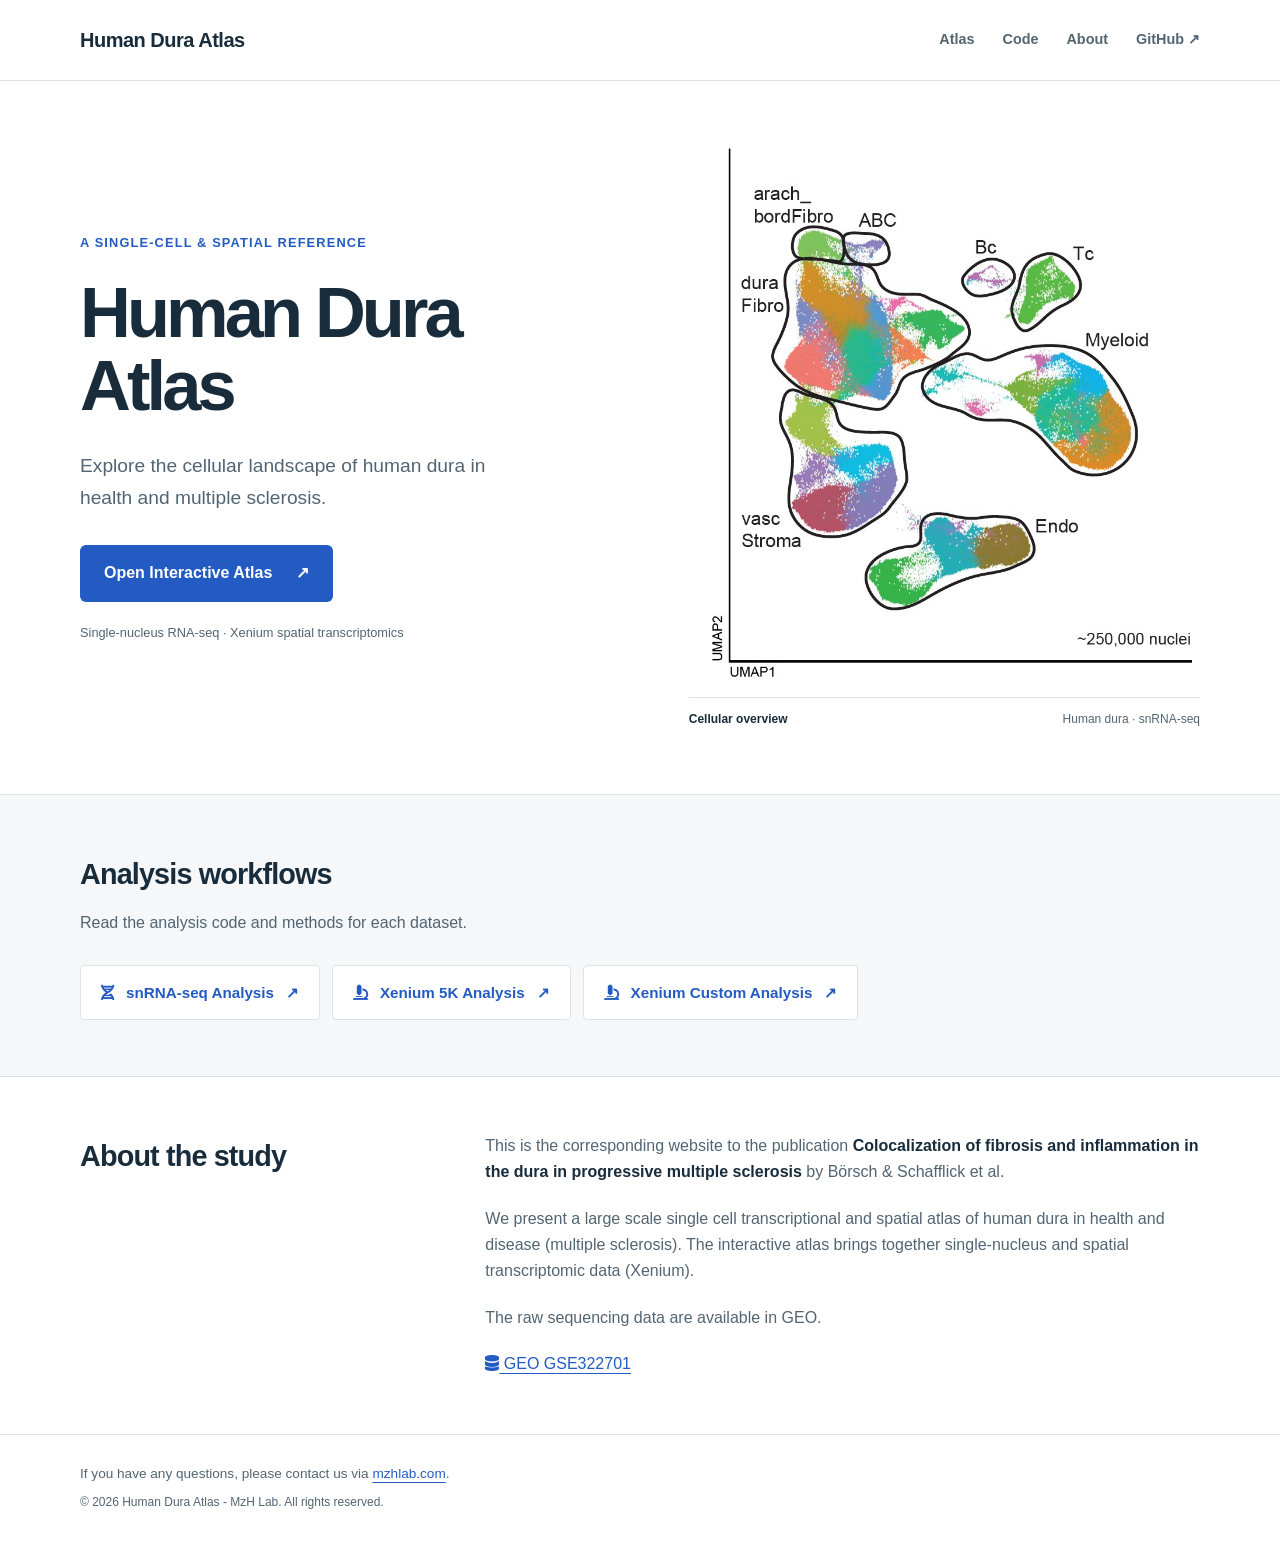
<file: index.html>
<!doctype html>
<html lang="en">
  <head>
    <meta charset="UTF-8" />
    <meta name="viewport" content="width=device-width, initial-scale=1.0" />
    <meta name="description" content="Explore single-nucleus and spatial transcriptomic data from human dura in health and multiple sclerosis." />
    <title>Human Dura Atlas</title>
    <link rel="stylesheet" href="style.css?v=atlas-preview-2" />
    <link rel="stylesheet" href="https://cdnjs.cloudflare.com/ajax/libs/font-awesome/6.0.0/css/all.min.css" />
  </head>
  <body>
    <a class="skip-link" href="#main">Skip to content</a>
    <header>
      <div class="container header-inner">
        <a class="logo" href="#datasets">Human Dura Atlas</a>
        <nav aria-label="Main navigation">
          <ul>
            <li><a href="#datasets">Atlas</a></li>
            <li><a href="#code">Code</a></li>
            <li><a href="#about">About</a></li>
            <li><a href="https://github.com/duocang/dura_shiny_landing_page" target="_blank" rel="noopener noreferrer">GitHub <span aria-hidden="true">↗</span></a></li>
          </ul>
        </nav>
      </div>
    </header>
    <main id="main" tabindex="-1">
      <section id="datasets" class="atlas-hero">
        <div class="container hero-grid">
          <div class="hero-copy">
            <p class="eyebrow">A single-cell &amp; spatial reference</p>
            <h1>Human Dura<br />Atlas</h1>
            <p class="subtitle">Explore the cellular landscape of human dura in health and multiple sclerosis.</p>
            <a href="https://osmzhlab.uni-muenster.de/shiny/human_dura_atlas/" target="_blank" rel="noopener noreferrer" class="btn">Open Interactive Atlas <span aria-hidden="true">↗</span></a>
            <p class="platform-note">Single-nucleus RNA-seq · Xenium spatial transcriptomics</p>
          </div>
          <figure class="atlas-figure">
            <img src="images/all%20cells%20snRNA-seq.jpg" width="876" height="922" alt="UMAP showing cell populations in the human dura, including fibroblasts, B cells, T cells, myeloid and endothelial cells" />
            <figcaption><span>Cellular overview</span> Human dura · snRNA-seq</figcaption>
          </figure>
        </div>
      </section>
    <section id="code" class="section">
      <div class="container">
        <h2>Analysis workflows</h2>
        <div class="content-wrapper">
          <div class="text-content">
            <p>Read the analysis code and methods for each dataset.</p>
            <div class="workflow-links">
              <a href="code/snRNA-seq.html" target="_blank" rel="noopener noreferrer" class="workflow-link"> <i class="fas fa-dna" aria-hidden="true"></i> snRNA-seq Analysis <span aria-hidden="true">↗</span></a>
              <a href="code/spatial-seq_5k.html" target="_blank" rel="noopener noreferrer" class="workflow-link"> <i class="fas fa-microscope" aria-hidden="true"></i> Xenium 5K Analysis <span aria-hidden="true">↗</span></a>
              <a href="code/Xenium_spatial-seq_custom.html" target="_blank" rel="noopener noreferrer" class="workflow-link"> <i class="fas fa-microscope" aria-hidden="true"></i> Xenium Custom Analysis <span aria-hidden="true">↗</span></a>
            </div>
          </div>
        </div>
      </div>
    </section>

    <section id="about" class="section">
      <div class="container">
        <h2>About the study</h2>
        <div class="content-wrapper">
          <div class="text-content">
            <p>
              This is the corresponding website to the publication <strong>Colocalization of fibrosis and inflammation in the dura in progressive multiple sclerosis </strong> by
              Börsch & Schafflick et al.
            </p>
            <p>
              We present a large scale single cell transcriptional and spatial atlas of human dura in health and disease (multiple sclerosis). The interactive atlas brings together single-nucleus and spatial transcriptomic data (Xenium).
            </p>
            <p>The raw sequencing data are available in GEO.</p>
            <div class="links">
              <a href="https://www.ncbi.nlm.nih.gov/geo/query/acc.cgi?&acc=GSE322701" class="link-item" target="_blank" rel="noopener noreferrer"
                ><i class="fas fa-database"></i> GEO GSE322701</a
              >
            </div>
          </div>
        </div>
      </div>
    </section>

    </main>
    <footer id="contact">
      <div class="container">
        <p>If you have any questions, please contact us via <a href="https://www.medizin.uni-muenster.de/en/neurologie/forschung/mzh-lab.html">mzhlab.com</a>.</p>
        <p class="copyright">&copy; 2026 Human Dura Atlas - MzH Lab. All rights reserved.</p>
      </div>
    </footer>

  </body>
</html>
</file>
<file: style.css>
:root {
  --ink: #182c3c;
  --muted: #536572;
  --blue: #235bc2;
  --line: #dbe3e8;
  --paper: #f5f7f8;
}

* {
  box-sizing: border-box;
  margin: 0;
  padding: 0;
}

body {
  font-family: -apple-system, BlinkMacSystemFont, 'Segoe UI', sans-serif;
  color: var(--ink);
  background: #fff;
  line-height: 1.65;
}

a {
  color: var(--blue);
  text-underline-offset: 4px;
}

a:focus-visible {
  outline: 3px solid var(--blue);
  outline-offset: 5px;
}

section, footer, main {
  scroll-margin-top: 100px;
}

.container {
  width: min(100% - 64px, 1120px);
  margin-inline: auto;
}

.skip-link {
  position: fixed;
  top: -80px;
  left: 16px;
  z-index: 20;
  background: white;
  padding: 12px;
}

.skip-link:focus {
  top: 12px;
}

header {
  position: sticky;
  top: 0;
  z-index: 10;
  background: #fff;
  border-bottom: 1px solid var(--line);
}

.header-inner {
  min-height: 80px;
  display: flex;
  align-items: center;
  justify-content: space-between;
  gap: 24px;
}

.logo {
  font-size: 1.25rem;
  font-weight: 750;
  letter-spacing: -.5px;
  color: var(--ink);
  text-decoration: none;
  white-space: nowrap;
}

nav ul {
  display: flex;
  gap: 28px;
  list-style: none;
}

nav a {
  display: inline-block;
  padding-block: 12px;
  color: var(--muted);
  font-size: .9rem;
  font-weight: 600;
  text-decoration: none;
}

nav a:hover {
  color: var(--blue);
  text-decoration: underline;
}

.atlas-hero {
  padding-block: 64px;
}

.hero-grid {
  display: grid;
  grid-template-columns: 1.05fr 1fr;
  align-items: center;
  gap: 72px;
}

.eyebrow {
  color: var(--blue);
  font-size: .8rem;
  font-weight: 700;
  letter-spacing: .09em;
  text-transform: uppercase;
  margin-bottom: 24px;
}

h1 {
  font-size: clamp(3.4rem, 5.5vw, 5rem);
  line-height: 1.03;
  font-weight: 650;
  letter-spacing: -.055em;
  margin-bottom: 28px;
}

.subtitle {
  max-width: 440px;
  font-size: 1.2rem;
  color: var(--muted);
  margin-bottom: 32px;
}

.btn {
  display: inline-flex;
  align-items: center;
  gap: 24px;
  padding: 15px 24px;
  border-radius: 6px;
  background: var(--blue);
  color: #fff;
  font-weight: 600;
  text-decoration: none;
}

.btn:hover {
  background: #17479e;
}

.platform-note {
  margin-top: 20px;
  font-size: .8rem;
  color: var(--muted);
  max-width: 330px;
}

.atlas-figure img {
  display: block;
  width: 100%;
  height: auto;
}

figcaption {
  border-top: 1px solid var(--line);
  padding-top: 12px;
  margin-top: 14px;
  display: flex;
  justify-content: space-between;
  gap: 12px;
  color: var(--muted);
  font-size: .75rem;
}

figcaption span {
  font-weight: 600;
  color: var(--ink);
}

.section {
  padding-block: 56px;
  border-top: 1px solid var(--line);
}

h2 {
  font-size: 1.8rem;
  font-weight: 650;
  letter-spacing: -.03em;
  margin-bottom: 12px;
}

.text-content p {
  color: var(--muted);
  max-width: 790px;
  margin-bottom: 20px;
}

#code {
  background: var(--paper);
}

.workflow-links {
  display: flex;
  flex-wrap: wrap;
  gap: 12px;
  margin-top: 28px;
}

.workflow-link {
  display: inline-flex;
  align-items: center;
  gap: 12px;
  padding: 14px 20px;
  background: #fff;
  border: 1px solid var(--line);
  border-radius: 4px;
  text-decoration: none;
  font-weight: 600;
  font-size: .95rem;
}

.workflow-link:hover {
  border-color: var(--blue);
}

#about .container {
  display: grid;
  grid-template-columns: 1fr 2fr;
  gap: 48px;
}

.text-content strong {
  color: var(--ink);
  font-weight: 600;
}

footer {
  border-top: 1px solid var(--line);
  padding-block: 28px;
  color: var(--muted);
  font-size: .85rem;
}

.copyright {
  margin-top: 8px;
  font-size: .75rem;
}

@media (max-width: 760px) {
  .container {
    width: calc(100% - 40px);
  }

  .header-inner {
    flex-direction: column;
    align-items: flex-start;
    gap: 0;
    padding-top: 14px;
    padding-bottom: 4px;
  }

  nav ul {
    gap: 26px;
  }

  .atlas-hero {
    padding-block: 40px;
  }

  .hero-grid {
    grid-template-columns: 1fr;
    gap: 40px;
  }

  .atlas-figure {
    max-width: 460px;
    width: 100%;
    margin-inline: auto;
  }

  #about .container {
    grid-template-columns: 1fr;
    gap: 12px;
  }

  .section {
    padding-block: 40px;
  }

  .workflow-link {
    width: 100%;
  }

  .workflow-link span {
    margin-left: auto;
  }
}
</file>
